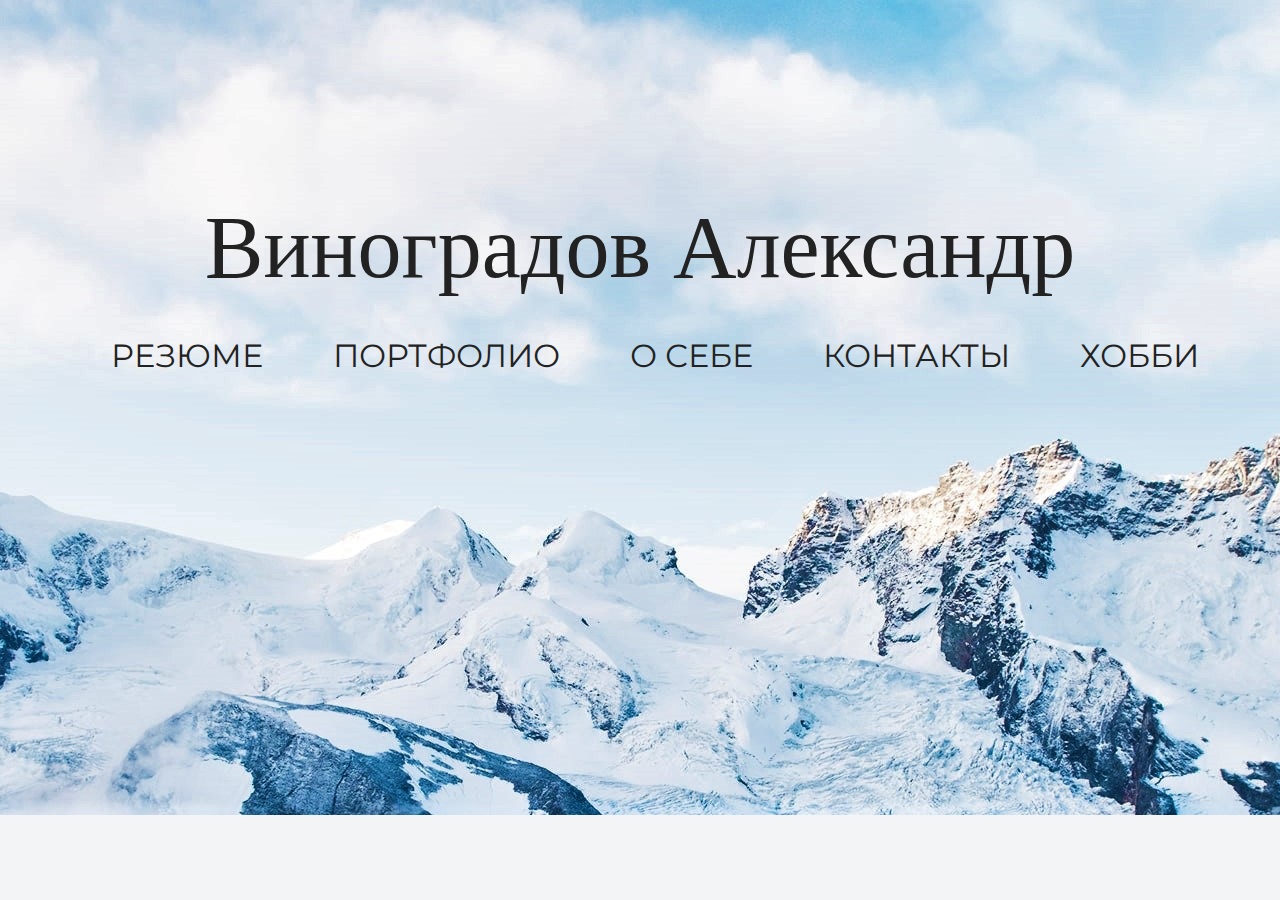
<file: index.html>
<!DOCTYPE html>
<html lang="ru">
  <head>
    <!--2 строки выше нужны изменения для шрифта-->
    <link href="https://fonts.googleapis.com/css2?family=Montserrat&display=swap" rel="stylesheet"> 
    <meta charset="UTF-8">
    <link rel="stylesheet" href="mainstyle.css">
    <title>Главная</title>
  </head>
  <body>
    <section class="hero-image">
      <div class="container">
        <h1 class="heading" >Виноградов Александр</h1>
        <p><a class="button" href="rezume.html" target="blank">Резюме</a><a class="button" href="portf.html" target="blank">Портфолио</a><a class="button" href="About.html" target="blank">О себе</a><a class="button" href="Contacts.html" target="blank">Контакты</a><a class="button" href="Hobby.html" target="blank">Хобби</a></p>
      </div>
    </section>
  </body>
</html>
</file>
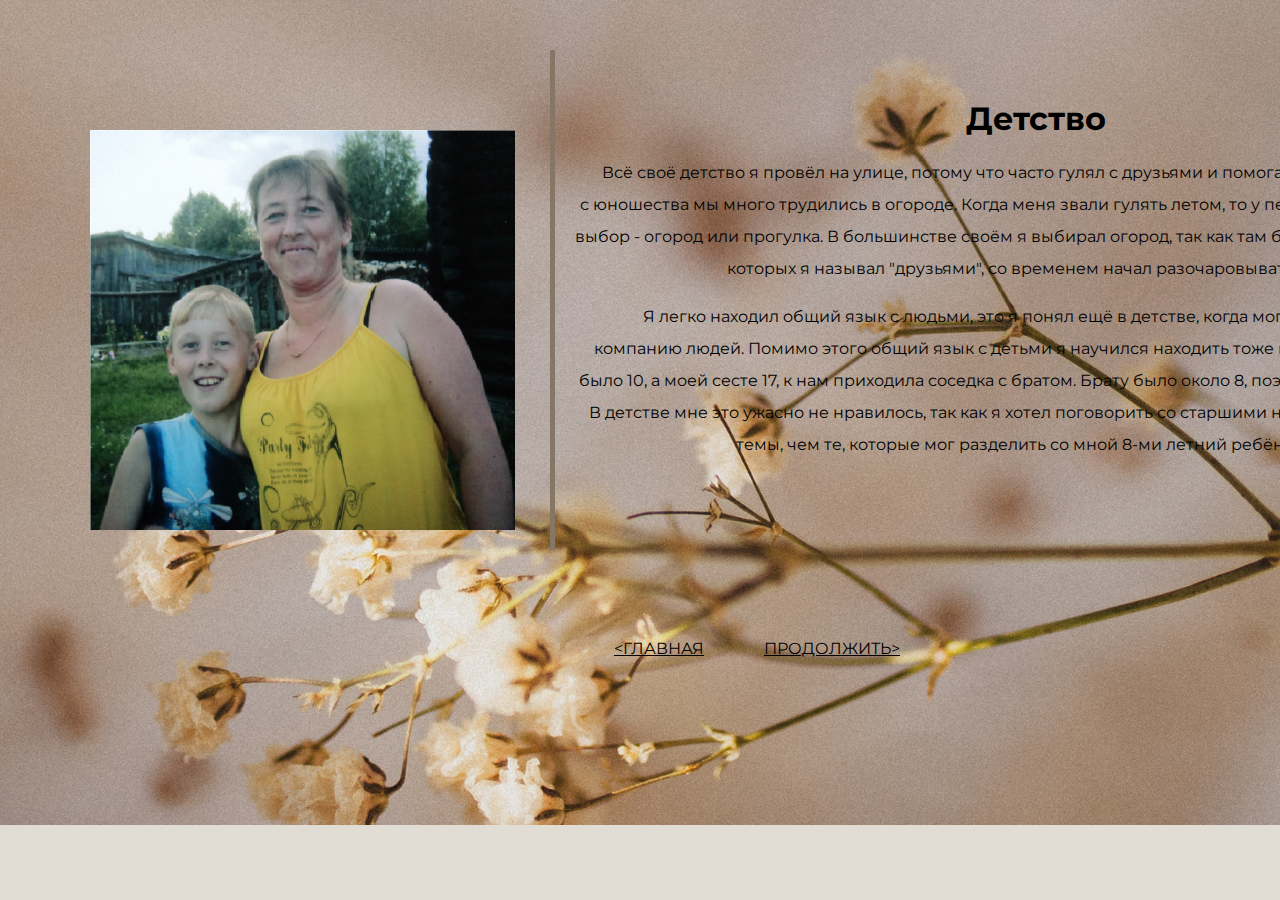
<file: About.html>
<!DOCTYPE html>
<html lang="ru">
  <head>
    <link href="https://fonts.googleapis.com/css2?family=Montserrat&display=swap" rel="stylesheet" >
    <meta charset="UTF-8">
    <link rel="stylesheet" href="style1.css">
    <title>Обо мне</title>
  </head>
  <body>
    <figure>
        <img src="img/detstvo1.png" height="400" class="leftimg" alt="Детство">
     </figure>
      <div class="container">
         <div style="margin: 50px 0 0; width: 900px; text-align: center; text-indent: 30px">
          <br/>
          <h1>Детство</h1>
          <p> Всё своё детство я провёл на улице, потому что часто гулял с друзьями и помогал родителям. Начиная с юношества мы много трудились в огороде. Когда меня звали гулять летом, то у передо мной часто был выбор - огород или прогулка. В большинстве своём я выбирал огород, так как там было весело, а в людях, которых я называл "друзьями", со временем начал разочаровываться.</p><p>Я легко находил общий язык с людьми, это я понял ещё в детстве, когда мог влиться в любую компанию людей. Помимо этого общий язык с детьми я научился находить тоже в детстве. Когда мне было 10, а моей сесте 17, к нам приходила соседка с братом. Брату было около 8, поэтому водился с ним я. В детстве мне это ужасно не нравилось, так как я хотел поговорить со старшими на более интересные темы, чем те, которые мог разделить со мной 8-ми летний ребёнок.</p>
         </div>
              <a href="index.html" class="button" target="blank" >&lt;Главная</a>
              <a href="About1.html" class="button" target="blank" >Продолжить&gt;</a>
      </div>
  </body>
  </html>
</file>
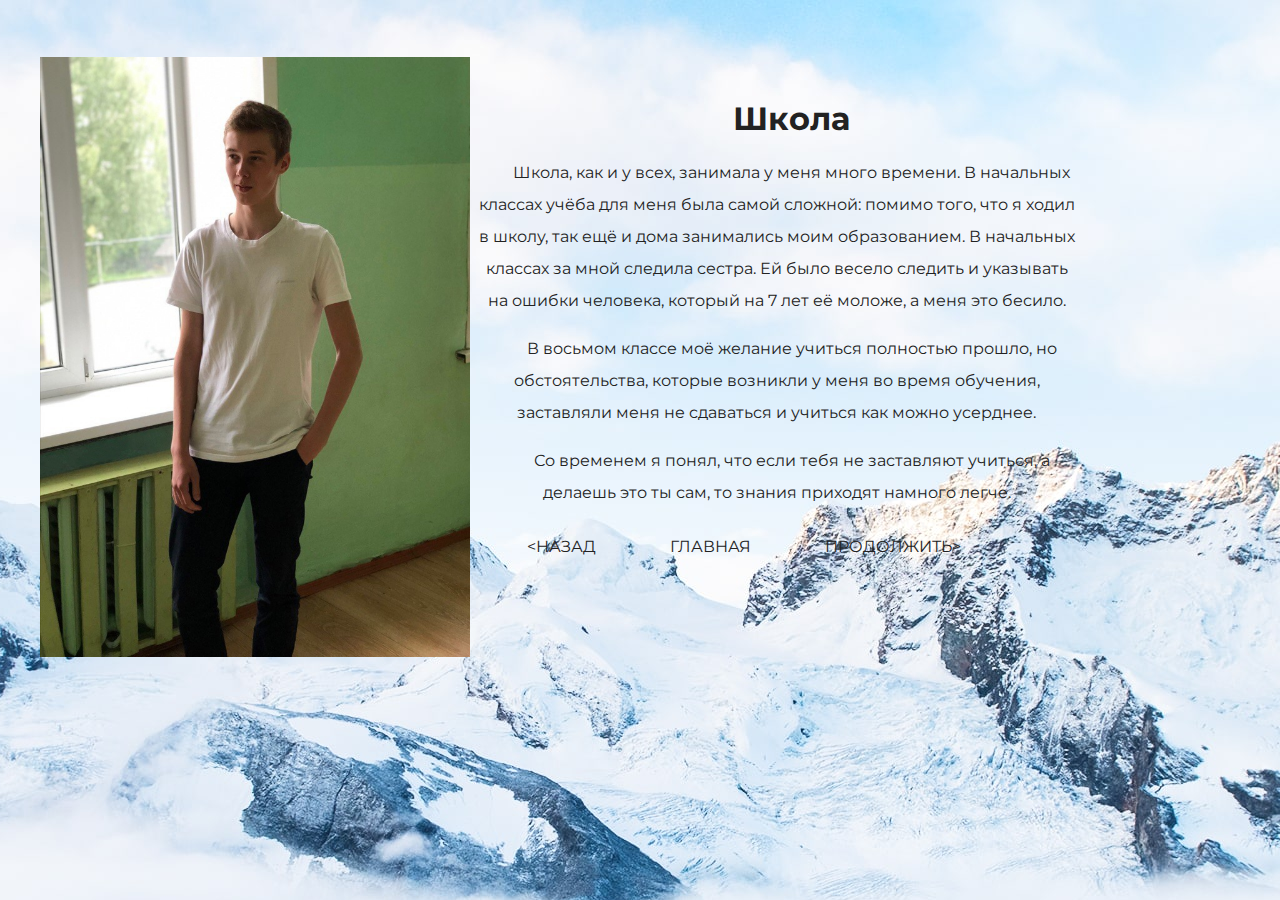
<file: About1.html>
<!DOCTYPE html>
<html lang="ru">
  <head>
    <link href="https://fonts.googleapis.com/css2?family=Montserrat&display=swap" rel="stylesheet" >
    <meta charset="UTF-8">
    <link rel="stylesheet" href="style.css">
    <title>Обо мне</title>
  </head>
  <body>
    <figure>
        <img src="img/photo.jpg" height="600" class="leftimg" alt="Моё фото">
     </figure>
      <div class="container">
         <div style="margin: 50px 0 0; width: 900px; text-align: center; text-indent: 30px">
          <br/>
          <h1>Школа</h1>
          <p>Школа, как и у всех, занимала у меня много времени. В начальных классах учёба для меня была самой сложной: помимо того, что я ходил в школу, так ещё и дома занимались моим образованием. В начальных классах за мной следила сестра. Ей было весело следить и указывать на ошибки человека, который на 7 лет её моложе, а меня это бесило.</p><p>В восьмом классе моё желание учиться полностью прошло, но обстоятельства, которые возникли у меня во время обучения, заставляли меня не сдаваться и учиться как можно усерднее.</p><p>Со временем я понял, что если тебя не заставляют учиться, а делаешь это ты сам, то знания приходят намного легче.</p>
         </div>
              <a href="About.html" class="button" target="blank" >&lt;Назад</a>
              <a href="index.html" class="button" target="blank" >Главная</a>
              <a href="About2.html" class="button" target="blank" >Продолжить&gt;</a>
      </div>
  </body>
  </html>
</file>
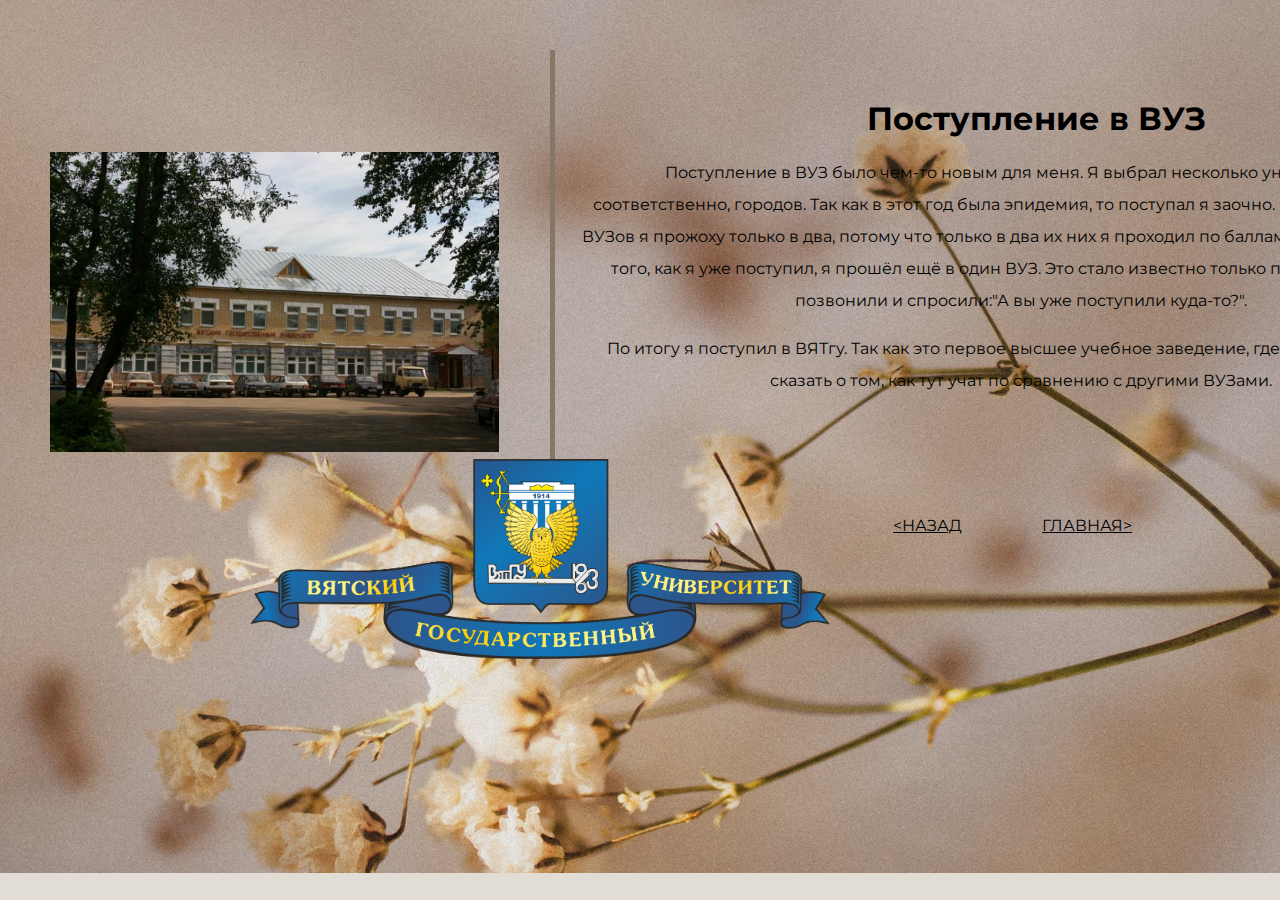
<file: About2.html>
<!DOCTYPE html>
<html lang="ru">
  <head>
    <link href="https://fonts.googleapis.com/css2?family=Montserrat&display=swap" rel="stylesheet" >
    <meta charset="UTF-8">
    <link rel="stylesheet" href="style2.css">
    <title>Обо мне</title>
  </head>
  <body>
        <img src="img/3korp.jpg" height="300" class="leftimg" alt="3 корпус ВЯТгу">
        <img src="img/logo.png" height="200" class="rightimg" alt="Эмблема ВЯТгу">
      <div class="container">
         <div style="margin: 50px 0 0; width: 900px; text-align: center; text-indent: 30px">
          <br/>
          <h1>Поступление в ВУЗ</h1>
          <p> Поступление в ВУЗ было чем-то новым для меня. Я выбрал несколько университетов и, соответственно, городов. Так как в этот год была эпидемия, то поступал я заочно. Я думал, что из пяти ВУЗов я прожоху только в два, потому что только в два их них я проходил по баллам. Оказывается, после того, как я уже поступил, я прошёл ещё в один ВУЗ. Это стало известно только после того, как мне позвонили и спросили:"А вы уже поступили куда-то?".</p>
          <p>По итогу я поступил в <!-- <a href="https://www.vyatsu.ru/"> -->ВЯТгу<!-- </a> -->. Так как это первое высшее учебное заведение, где я побывал, то не могу сказать о том, как тут учат по сравнению с другими ВУЗами.</p>
         </div>
              <a href="About1.html" class="button" target="blank" >&lt;Назад</a>
              <a href="index.html" class="button" target="blank" >Главная&gt;</a>
      </div>
  </body>
  </html>
</file>
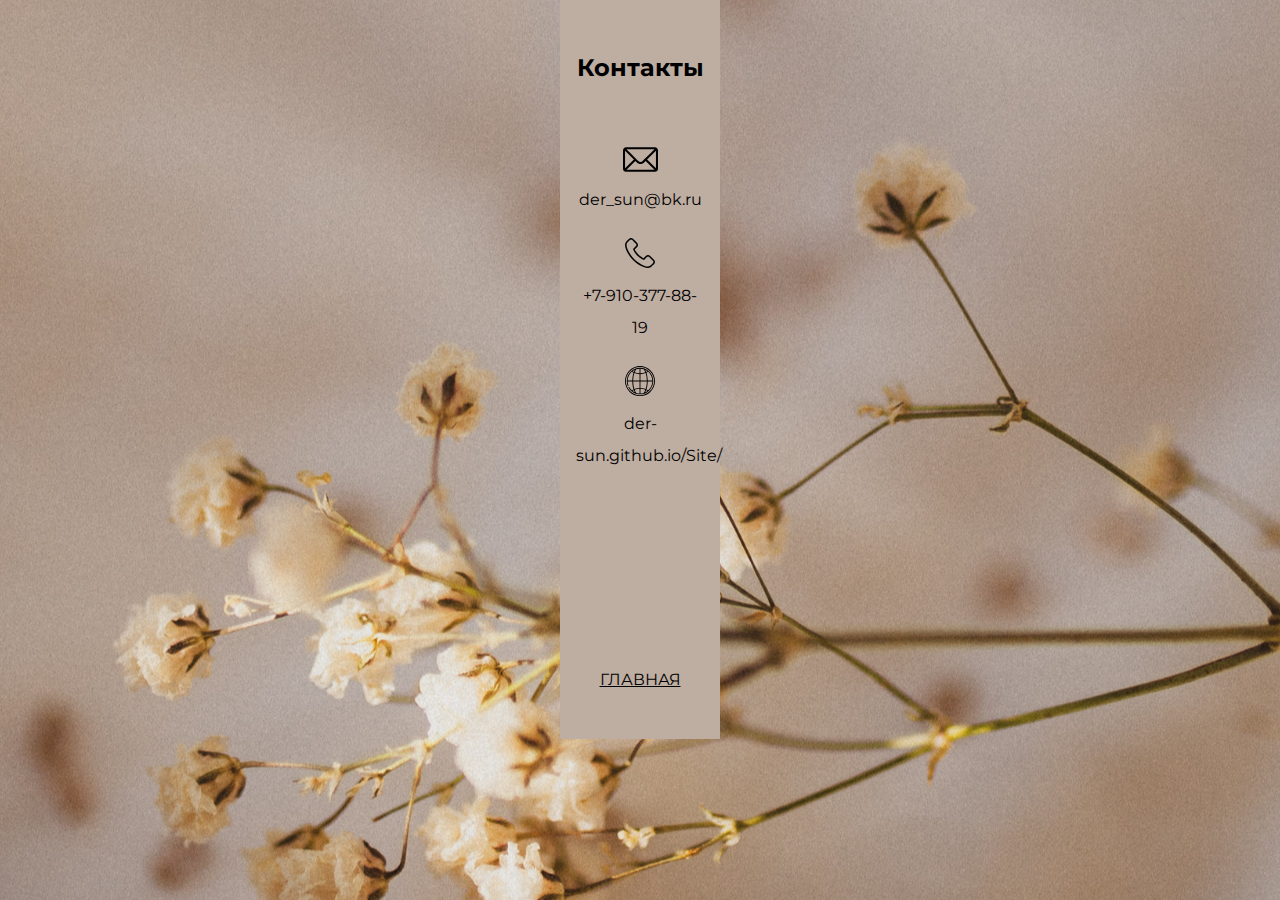
<file: Contacts.html>
<!DOCTYPE html>
<html lang="ru">
  <head>
    <link href="https://fonts.googleapis.com/css2?family=Montserrat&display=swap" rel="stylesheet" >
    <meta charset="UTF-8">
    <link rel="stylesheet" href="contacts.css">
    <title>Контакты</title>
  <body>
      <div class="container">
         <div style=" text-align: center">
           <br/>
            <h2>Контакты</h2>
           <br/>
           <a class="email" href="mailto:der_sun@bk.ru"></a>
           <p>der_sun@bk.ru</p>
           <a class="phone" href="tel:+79103778819"></a>
           <p>+7-910-377-88-19</p>
           <a class="web" href="https://der-sun.github.io/Site/"></a>
           <p>der-sun.github.io/Site/</p>
           <a href="index.html" class="button" target="blank" >Главная</a>
         </div>
      </div>
  </body>
</file>
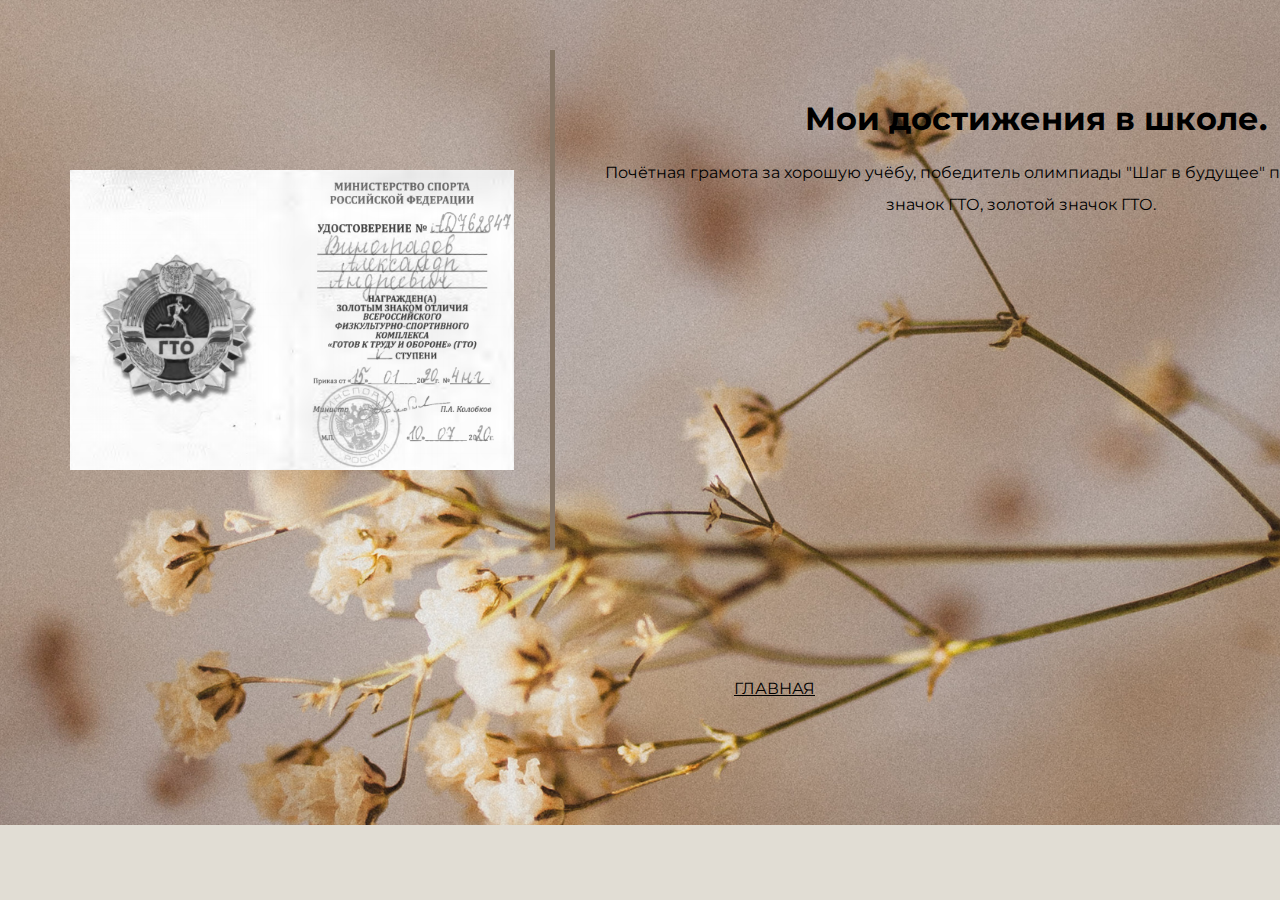
<file: portf.html>
<!DOCTYPE html>
<html lang="ru">
  <head>
    <link href="https://fonts.googleapis.com/css2?family=Montserrat&display=swap" rel="stylesheet" >
    <meta charset="UTF-8">
    <link rel="stylesheet" href="portf.css">
    <title>Портфолио</title>
  <body>
    <figure>
        <img src="img/gto.png" height="300" class="leftimg" alt="Фотография ГТО">
     </figure>
      <div class="container">
         <div style="margin: 50px 0 0; width: 900px; text-align: center; text-indent: 30px">
          <br/>
          <h1>Мои достижения в школе.</h1>
          <p>Почётная грамота за хорошую учёбу, победитель олимпиады "Шаг в будущее" по г. Шарья, бронзовый значок ГТО, золотой значок ГТО.</p>
         </div>
              <a href="index.html" class="button" target="blank" >Главная</a>
      </div>
      
  </body>
  </html>
</file>
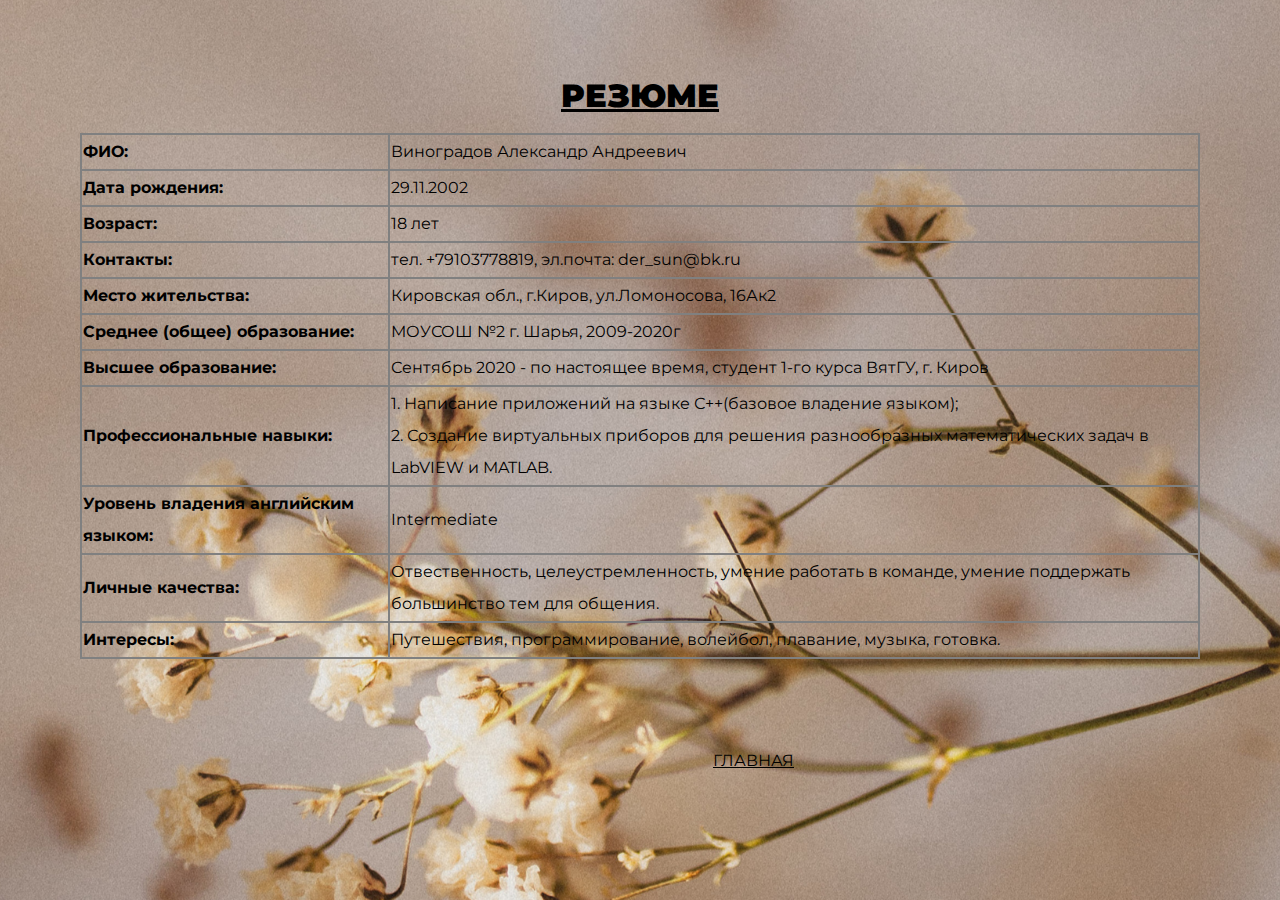
<file: rezume.html>
<!DOCTYPE html>
<html lang="ru">
  <head>
   <link href="https://fonts.googleapis.com/css2?family=Montserrat&display=swap" rel="stylesheet"> 
    <!--2 строки выше нужны изменения для шрифта-->
    <meta charset="UTF-8">
    <link rel="stylesheet" href="main.css">
    <title>Резюме</title>
  </head>
<body>
<div style="margin: 80px 80px;">
  
  <article>
    <h1> <b><u>РЕЗЮМЕ</u></b> </h1>
      <table >
      <tr>
        <td>
          <b>
            ФИО:
          </b> 
        </td>
        <td>
          Виноградов Александр Андреевич
        </td> 
      </tr>
      <tr>
        <td>
          <b>
          Дата рождения:
        </b>
        </td>
        <td> 
        29.11.2002
        </td>
      </tr>
      <tr>
        <td>
          <b>
            Возраст:
          </b>
        </td>
        <td> 
          18 лет
        </td>
      </tr>
      <tr>
        <td>
          <b>
            Контакты:
          </b>
        </td>
        <td>
          тел. +79103778819, эл.почта: der_sun@bk.ru
        </td>
      </tr>
      <tr>
        <td>
          <b>Место жительства:</b>
        </td>
        <td>
          Кировская обл., г.Киров, ул.Ломоносова, 16Ак2 
        </td>
      </tr>
      <tr>
        <td>
          <b>Среднее (общее) образование:</b>
        </td>
        <td>
          МОУСОШ №2 г. Шарья, 2009-2020г
        </td>
      </tr>  
      <tr>
        <td>
          <b>Высшее образование:</b>
        </td>
        <td>
          Сентябрь 2020 - по настоящее время, студент 1-го курса ВятГУ, г. Киров
        </td>
      </tr>
      <tr>
        <td>
          <b>Профессиональные навыки: </b>
        </td>
        <td>1. Написание приложений на языке С++(базовое владение языком);<br/>
          2. Создание виртуальных приборов для решения разнообразных математических задач в LabVIEW и MATLAB.
        </td>
      </tr>
      <tr>
       <td>
        <b>Уровень владения английским языком:</b>
       </td>
       <td>
        Intermediate
       </td>
      </tr>
      <tr>
        <td>
          <b>Личные качества:</b>
        </td>
        <td>
          Отвественность, целеустремленность, умение работать в команде, умение поддержать большинство тем для общения.
        </td>
      </tr>
      <tr>
       <td>
        <b>Интересы:</b>
       </td> 
       <td>
        Путешествия, программирование, волейбол, плавание, музыка, готовка.
       </td>
    </table>
  </article>
</div>
<a href="index.html" class="button">Главная</a>
</body>
</html>
</file>
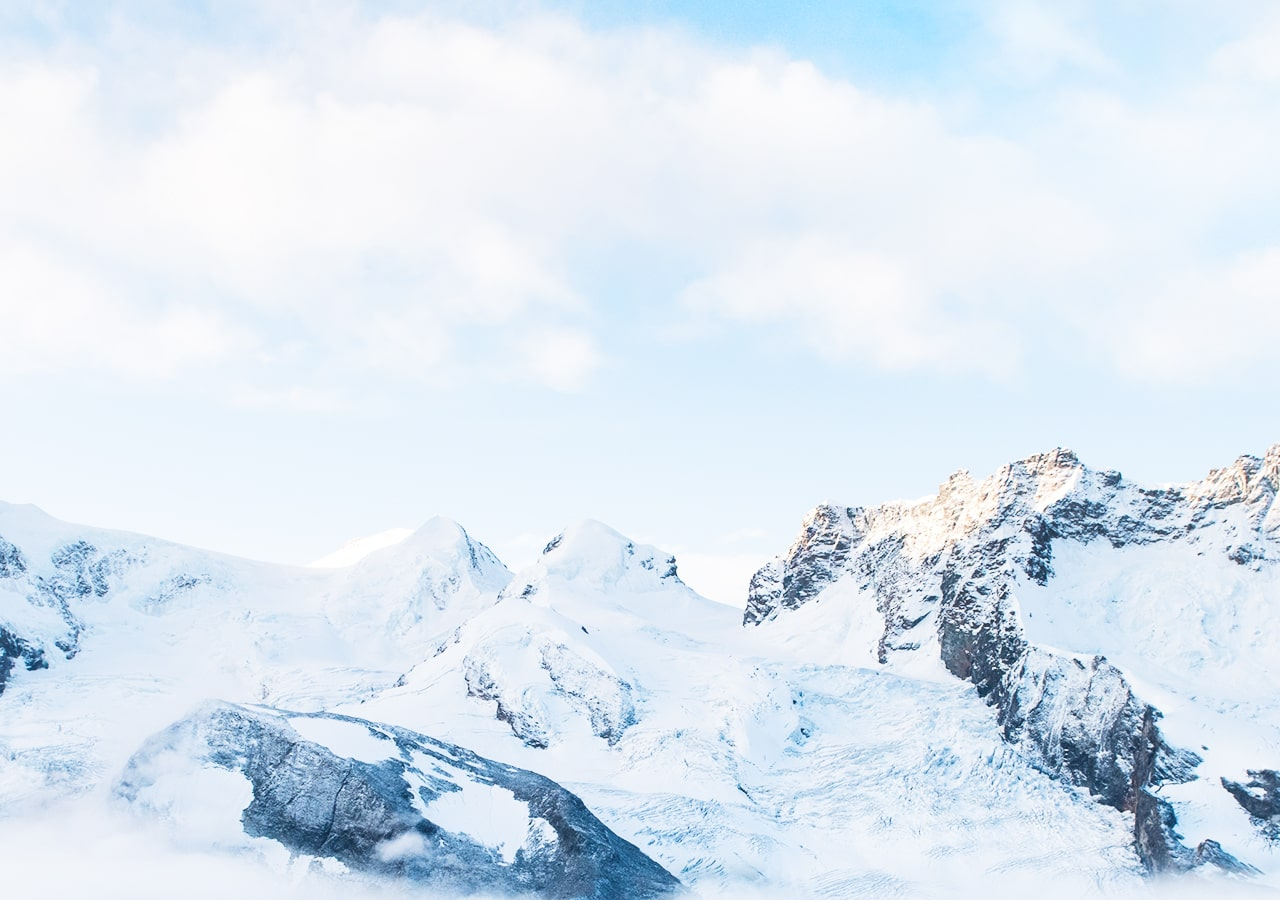
<file: Youth.html>
<!DOCTYPE html>
<html lang="ru">
  <head>
    <link href="https://fonts.googleapis.com/css?family=Montserrat:400,500,700|Old+Standard+TT&display=swap&subset=cyrillic"
    rel="stylesheet">
    <!--2 строки выше нужны изменения для шрифта-->
    <meta charset="UTF-8">
    <link rel="stylesheet" href="style.css">
    <title>Юность</title>
</file>
<file: mainstyle.css>
body {
  margin: 0;
  min-width: 960px;
  font-family: "Montserrat", "Helvetica", "Arial", sans-serif;
  font-size: 16px;
  line-height: 32px;
  color: #222222;
  background-color: #f2f4f6;
  background-image: url("img/hero-bg1.jpg");
  background-repeat: no-repeat;
  background-position: top center;
}

.container {
  max-width: 928px;
  margin: 0 auto;
  padding: 0 16px;
}

.page-header {
  margin: 0 0 160px;
  padding: 32px 0 32px;
  background-color: #8b734b;
  color: #ffffff;
}

.page-header .container,
.page-footer .container {
  max-width: 1408px;
  text-align: right;
}

.page-header a {
  margin-left: 56px;
  color: #FFE4E1;
  text-decoration: none;
  background-repeat: no-repeat;
  background-position: left;
}

.header-email {
  padding-left: 30px;
  background-image: url("img/icon-email-header.svg");
}

.header-phone {
  padding-left: 25px;
  background-image: url("img/icon-phone-header.svg");
}

.hero-image {
  margin-bottom: 100px;
}

.hero-image .container {
  max-width: 1408px;
  text-align: center;
}

.heading {
  margin: 0 0 16px;
  font-family: "Old Standard TT", "Times", "Times New Roman", serif;
  font-size: 88px;
  line-height: 96px;
  font-weight: 400;
  margin-bottom: 30px;
  margin-top: 200px;
}

.hero-image p {
  margin: 0;
  font-size: 32px;
  line-height: 48px;
}

.intro {
  margin: 0 0 120px;
}

.subheading {
  margin: 0 0 56px;
  font-family: "Old Standard TT", "Times", "Times New Roman", serif;
  font-size: 64px;
  line-height: 80px;
  font-weight: 400;
  text-align: center;
}

.user-image {
  margin: 0 0 32px;
  text-align: center;
}

.intro h3,
.portfolio h3 {
  margin: 0 0 12px;
  font-size: 28px;
  line-height: 40px;
  font-weight: 500;
}

.intro p {
  margin: 0 0 32px;
}

.skills-list {
  margin: 0;
  padding: 0;
}

.skills-list dt {
  padding-left: 32px;
  background-repeat: no-repeat;
  background-position: left;
}

.skill-html {
  background-image: url("img/icon-html.svg");
}

.skill-css {
  background-image: url("img/icon-css.svg");
}

.level {
  margin: 4px 0 16px;
  padding: 0;
  height: 14px;
  font-size: 0;
  background-color: #ffffff;
  border: 1px solid #86c3fa;
  border-radius: 8px;
}

.level div {
  margin: 1px;
  height: 12px;
  background-color: #288be6;
  border-radius: 6px;
}

.portfolio {
  margin: 0 0 120px;
}

.projects {
  margin: 0;
  padding: 0;
  list-style: none;
}

.projects li {
  margin: 0 0 80px;
}

.project-image {
  margin: 0 0 24px;
  text-align: center;
}

.projects p {
  margin: 0 0 24px;
}

.button {
  padding: 6px 20px;
  display: inline-block;
  vertical-align: baseline;
  text-decoration: none;
  text-transform: uppercase;
  border-radius: 4px;
  color: #222222;
  margin-left: 30px;
  position: relative;
}

.page-footer {
  padding: 40px 0;
  background-color: #8b734b;
  color: #FFE4E1;
}

.page-footer a {
  margin-left: 56px;
  color: inherit;
  text-decoration: none;
  background-repeat: no-repeat;
  background-position: left;
}

.footer-email {
  padding-left: 30px;
  background-image: url("img/icon-email-footer.svg");
}

.footer-phone {
  padding-left: 25px;
  background-image: url("img/icon-phone-footer.svg");
}
.leftimg{
  float: left;
  margin: 7px 20px 7px 20px;
}
</file>
<file: style1.css>
body {
  margin: 0;
  min-width: 960px;
  font-family: "Montserrat", "Helvetica", "Arial", sans-serif;
  font-size: 16px;
  line-height: 32px;
  color: #000000;
  background-color: #e1ddd4;
  background-repeat: no-repeat;
  background-image: url(img/backgrnd.png);
  background-position: center center;
}

.container {
  height: 500px;
  margin: 5px 20px 20px 550px;
  padding: 0 16px;
  border-left:5px solid #867666;
}

.page-header {
  margin: 0 0 160px;
  padding: 32px 0 32px;
  background-color: #8b734b;
  color: #ffffff;
}

.page-header .container,
.page-footer .container {
  max-width: 1408px;
  text-align: right;
}

.page-header a {
  margin-left: 56px;
  color: #FFE4E1;
  text-decoration: none;
  background-repeat: no-repeat;
  background-position: left;
}

.page-footer {
  padding: 40px 0;
  background-color: #8b734b;
  color: #FFE4E1;
}

.leftimg{
  float: left;
  margin: 80px 0px 7px 50px;
}

.button {
  padding: 6px 13px;
  display: inline-block;
  vertical-align: baseline;
  text-decoration: underline;
  text-transform: uppercase;
  color: #000000;
  margin-top: 150px;
  margin-left: 30px;
  position: relative;
}
</file>
<file: style.css>
body {
  margin: 0;
  min-width: 960px;
  font-family: "Montserrat", "Helvetica", "Arial", sans-serif;
  font-size: 16px;
  line-height: 32px;
  color: #222222;
  background-color: #f2f4f6;
  background-image: url("img/hero-bg.jpg");
  background-repeat: no-repeat;
  background-position: top center;
}

.container {
  max-width: 928px;
  margin: 0 auto;
  padding: 0 16px;
}

.page-header {
  margin: 0 0 160px;
  padding: 32px 0 32px;
  background-color: #8b734b;
  color: #ffffff;
}

.page-header .container,
.page-footer .container {
  max-width: 1408px;
  text-align: right;
}

.page-header a {
  margin-left: 56px;
  color: #FFE4E1;
  text-decoration: none;
  background-repeat: no-repeat;
  background-position: left;
}

.header-email {
  padding-left: 30px;
  background-image: url("img/icon-email-header.svg");
}

.header-phone {
  padding-left: 25px;
  background-image: url("img/icon-phone-header.svg");
}

.hero-image {
  margin-bottom: 620px;
}

.hero-image .container {
  max-width: 1408px;
  text-align: center;
}

.heading {
  margin: 0 0 16px;
  font-family: "Old Standard TT", "Times", "Times New Roman", serif;
  font-size: 88px;
  line-height: 96px;
  font-weight: 400;
}

.hero-image p {
  margin: 0;
  font-size: 32px;
  line-height: 48px;
}

.intro {
  margin: 0 0 120px;
}

.subheading {
  margin: 0 0 56px;
  font-family: "Old Standard TT", "Times", "Times New Roman", serif;
  font-size: 64px;
  line-height: 80px;
  font-weight: 400;
  text-align: center;
}

.user-image {
  margin: 0 0 32px;
  text-align: center;
}

.intro h3,
.portfolio h3 {
  margin: 0 0 12px;
  font-size: 28px;
  line-height: 40px;
  font-weight: 500;
}

.intro p {
  margin: 0 0 32px;
}

.skills-list {
  margin: 0;
  padding: 0;
}

.skills-list dt {
  padding-left: 32px;
  background-repeat: no-repeat;
  background-position: left;
}

.skill-html {
  background-image: url("img/icon-html.svg");
}

.skill-css {
  background-image: url("img/icon-css.svg");
}

.level {
  margin: 4px 0 16px;
  padding: 0;
  height: 14px;
  font-size: 0;
  background-color: #ffffff;
  border: 1px solid #86c3fa;
  border-radius: 8px;
}

.level div {
  margin: 1px;
  height: 12px;
  background-color: #288be6;
  border-radius: 6px;
}

.portfolio {
  margin: 0 0 120px;
}

.projects {
  margin: 0;
  padding: 0;
  list-style: none;
}

.projects li {
  margin: 0 0 80px;
}

.project-image {
  margin: 0 0 24px;
  text-align: center;
}

.projects p {
  margin: 0 0 24px;
}

.button {
  padding: 6px 20px;
  display: inline-block;
  vertical-align: baseline;
  text-decoration: none;
  text-transform: uppercase;
  border-radius: 4px;
  color: #222222;
  margin-left: 30px;
  position: relative;
}

.page-footer {
  padding: 40px 0;
  background-color: #8b734b;
  color: #FFE4E1;
}

.page-footer a {
  margin-left: 56px;
  color: inherit;
  text-decoration: none;
  background-repeat: no-repeat;
  background-position: left;
}

.footer-email {
  padding-left: 30px;
  background-image: url("img/icon-email-footer.svg");
}

.footer-phone {
  padding-left: 25px;
  background-image: url("img/icon-phone-footer.svg");
}
.leftimg{
  float: left;
  margin: 7px 7px 7px 0;
}
</file>
<file: style2.css>
body {
  margin: 0;
  min-width: 960px;
  font-family: "Montserrat", "Helvetica", "Arial", sans-serif;
  font-size: 16px;
  line-height: 32px;
  color: #000000;
  background-color: #e1ddd4;
  background-repeat: no-repeat;
  background-image: url(img/backgrnd.png);
  background-position: center center;
}

.container {
  height: 500px;
  margin: 5px 20px 20px 550px;
  padding: 0 16px;
  border-left:5px solid #867666;
}

.page-header {
  margin: 0 0 160px;
  padding: 32px 0 32px;
  background-color: #8b734b;
  color: #ffffff;
}

.page-header .container,
.page-footer .container {
  max-width: 1408px;
  text-align: right;
}

.page-header a {
  margin-left: 56px;
  color: #FFE4E1;
  text-decoration: none;
  background-repeat: no-repeat;
  background-position: left;
}

.page-footer {
  padding: 40px 0;
  background-color: #8b734b;
  color: #FFE4E1;
}

.leftimg{
  float: left;
  margin: 102px 0px 7px 50px;
}
.rightimg{
  float: left;
  margin: 0px 0px 7px 250px;
}

.button {
  padding: 6px 13px;
  display: inline-block;
  vertical-align: baseline;
  text-decoration: underline;
  text-transform: uppercase;
  color: #000000;
  margin-top: 91px;
  margin-left: 50px;
  position: relative;
}
</file>
<file: contacts.css>
body {
  margin: 0;
  min-width: 960px;
  font-family: "Montserrat", "Helvetica", "Arial", sans-serif;
  font-size: 16px;
  line-height: 32px;
  color: #000000;
  background-color: #e1ddd4;
  background-repeat: no-repeat;
  background-image: url(img/backgrnd.png);
  background-position: center center;
}

.container {
  height: 739px;
  margin: 0px 560px 0px 560px;
  padding: 0 16px;
  background-color: #beada1;
}

.page-header {
  margin: 0 0 160px;
  padding: 32px 0 32px;
  background-color: #8b734b;
  color: #ffffff;
}

.page-header .container,
.page-footer .container {
  max-width: 1408px;
  text-align: right;
}

.page-header a {
  margin-left: 56px;
  color: #FFE4E1;
  text-decoration: none;
  background-repeat: no-repeat;
  background-position: left;
}

.page-footer {
  padding: 40px 0;
  background-color: #8b734b;
  color: #FFE4E1;
}

.leftimg{
  float: left;
  margin: 2px 0px 7px 30px;
}

.button {
  padding: 6px 13px;
  display: inline-block;
  vertical-align: baseline;
  text-decoration: underline;
  text-transform: uppercase;
  color: #000000;
  margin-top: 170px;
  position: relative;
}

.email {
  padding-left: 35px;
  padding-bottom: 11px;
  background-image: url("img/mail.svg");
  background-size: 35px ;
}

.phone {
  padding-left: 30px;
  padding-bottom: 11.2px;
  background-image: url("img/phone.svg");
  background-size: 30px ;
}

.web {
  padding-left: 30px;
  padding-bottom: 10.9px;
  background-image: url("img/web.logo1.svg");
  background-size: 30px ;
}
</file>
<file: portf.css>
body {
  margin: 0;
  min-width: 960px;
  font-family: "Montserrat", "Helvetica", "Arial", sans-serif;
  font-size: 16px;
  line-height: 32px;
  color: #000000;
  background-color: #e1ddd4;
  background-repeat: no-repeat;
  background-image: url(img/backgrnd.png);
  background-position: center center;
}

.container {
  height: 500px;
  margin: 5px 20px 20px 550px;
  padding: 0 16px;
  border-left:5px solid #867666;
}

.page-header {
  margin: 0 0 160px;
  padding: 32px 0 32px;
  background-color: #8b734b;
  color: #ffffff;
}

.page-header .container,
.page-footer .container {
  max-width: 1408px;
  text-align: right;
}

.page-header a {
  margin-left: 56px;
  color: #FFE4E1;
  text-decoration: none;
  background-repeat: no-repeat;
  background-position: left;
}

.page-footer {
  padding: 40px 0;
  background-color: #8b734b;
  color: #FFE4E1;
}

.leftimg{
  float: left;
  margin: 120px 0px 7px 30px;
}

.button {
  padding: 6px 13px;
  display: inline-block;
  vertical-align: baseline;
  text-decoration: underline;
  text-transform: uppercase;
  color: #000000;
  margin-top: 430px;
  margin-left: 150px;
  position: relative;
}
</file>
<file: main.css>
body {
  margin: 0;
  min-width: 960px;
  font-family: "Montserrat", "Helvetica", "Arial", sans-serif;
  font-size: 16px;
  line-height: 32px;
  color: #000000;
  background-color: #e1ddd4;
  background-repeat: no-repeat;
  background-image: url(img/backgrnd.png);
  background-position: center center;
}

.container {
  height: 500px;
  margin: 5px 20px 20px 550px;
  padding: 0 16px;
  border-left:5px solid #867666;
}

.page-header {
  margin: 0 0 160px;
  padding: 32px 0 32px;
  background-color: #8b734b;
  color: #ffffff;
}

.page-header .container,
.page-footer .container {
  max-width: 1408px;
  text-align: right;
}

.page-header a {
  margin-left: 56px;
  color: #FFE4E1;
  text-decoration: none;
  background-repeat: no-repeat;
  background-position: left;
}

.page-footer {
  padding: 40px 0;
  background-color: #8b734b;
  color: #FFE4E1;
}

.leftimg{
  float: left;
  margin: 2px 0px 7px 30px;
}

.button {
  padding: 6px 13px;
  display: inline-block;
  vertical-align: baseline;
  text-decoration: underline;
  text-transform: uppercase;
  color: #000000;
  margin-left: 700px;
  position: relative;
}

table{
 border-collapse: collapse;
}

td {
  border: 2px solid grey;
}
h1 {
text-align: center;
}
</file>
